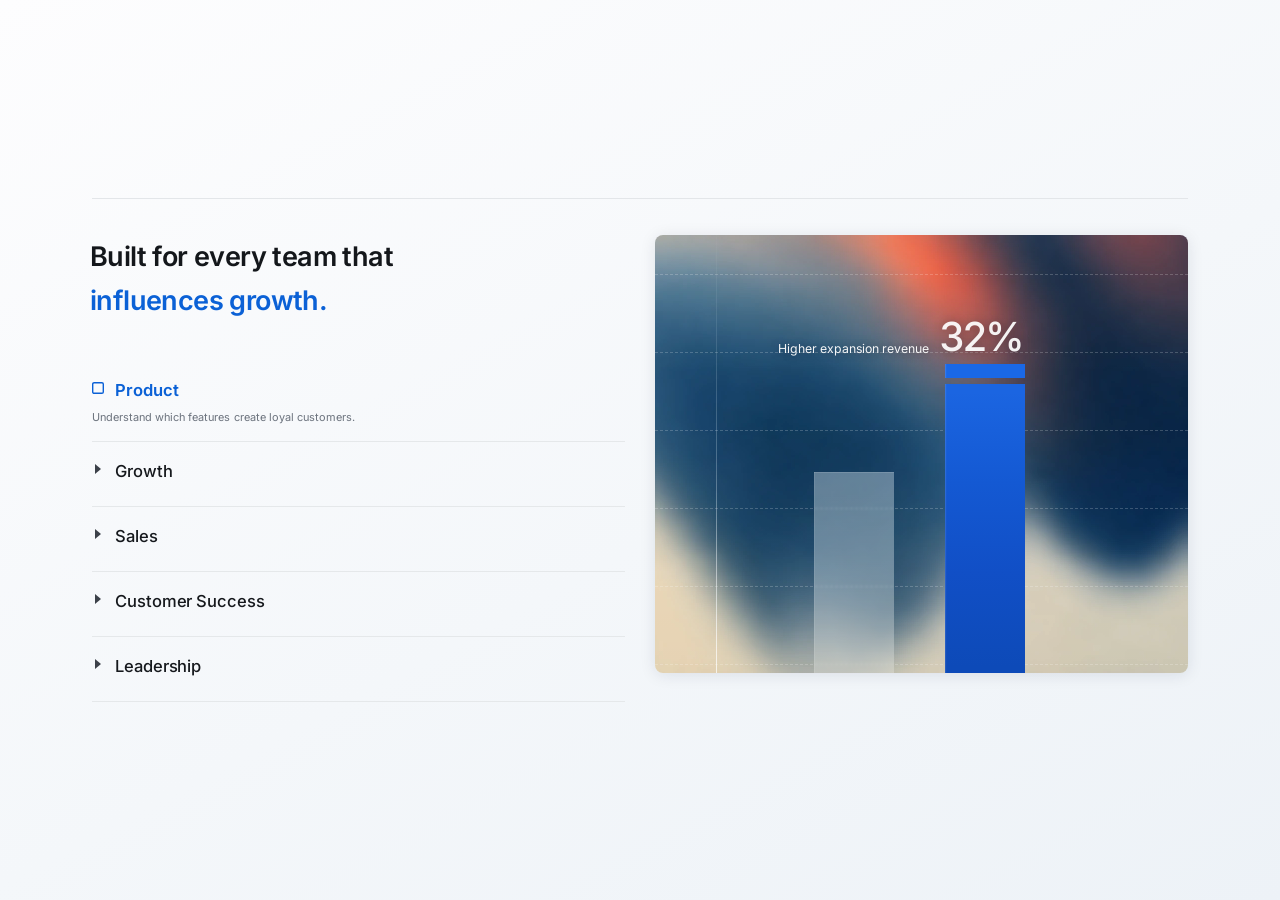
<file: index.html>
<!DOCTYPE html>
<html lang="en">
<head>
<meta charset="utf-8">
<meta name="viewport" content="width=device-width, initial-scale=1, viewport-fit=cover">
<title>Built for every team that influences growth</title>
<script>
/* Establish entrance states before first paint. If the main script cannot
   run, the fallback restores the authored static page automatically.

   The net covers one failure only: the entrance script never executing. It
   must not expire while the document is still arriving, or a slow connection
   would cancel the entrance instead of protecting it — so the entrance script
   clears this timer the moment it runs, and the window here is wide enough to
   outlast a slow first load rather than race it. */
(function () {
  if (window.matchMedia('(prefers-reduced-motion: reduce)').matches) return;
  document.documentElement.classList.add('entrance-pending');
  window.__entranceFallback = window.setTimeout(function () {
    document.documentElement.classList.remove('entrance-pending');
  }, 12000);
})();
</script>
<style>
/* ============================================================
   Embedded typeface — Inter (latin subset, variable 100–900).
   Base64-inlined so the file is fully self-contained / offline.
   ============================================================ */
@font-face{
  font-family:'Inter';
  font-style:normal;
  font-weight:100 900;
  font-display:block;
  src:url([data-uri]) format('woff2');
}

/* ============================================================
   LAYOUT  ·  measured off the prototype
   The prototype is a plain two-column grid, and the numbers are
   exact: the top rule spans 1096, each column is 533 and the
   gutter is 30 — 533 + 30 + 533 = 1096. So the card's right edge
   lines up with the rule, and the section has equal margins.
   --u stays as the unit the fitted CSS is written in; at 1px every
   measurement below is the prototype's own pixel value.
   ============================================================ */
:root{
  --u: 1px;

  --container: 1096px;      /* rule span: x 25 -> 1121            */
  --gutter: 30px;           /* column 533 | 30 | column 533       */
  --card-aspect: 533 / 438; /* card box, y 83 -> 521              */
  --pad-x: 24px;            /* breathing room at narrow widths    */

  --bg-1:#fdfdfe;
  --bg-2:#f4f7fa;
  --bg-3:#edf2f7;
  --rule:#e3e6e9;
  --divider:#e5e8ea;
  --ink:#14171b;
  --ink-row:#16191d;
  --blue:#0b61d6;
  --muted:#6f7680;
  --marker:#3c4149;

  --grid:rgba(255,255,255,.20);
}

*,*::before,*::after{box-sizing:border-box;margin:0;padding:0}
html,body{height:100%}

body{
  font-family:'Inter',-apple-system,BlinkMacSystemFont,'Segoe UI',
              'Helvetica Neue',Helvetica,Arial,sans-serif;
  background:linear-gradient(152deg,var(--bg-1) 0%,var(--bg-2) 56%,var(--bg-3) 100%);
  background-attachment:fixed;
  color:var(--ink);
  -webkit-font-smoothing:antialiased;
  -moz-osx-font-smoothing:grayscale;
  font-synthesis:none;
  min-height:100vh;
  display:flex;
  align-items:center;          /* centre the section, but let it scroll
                                  normally if the viewport is short */
}

/* ---- the section: centred, with equal margins on both sides ---- */
.stage{
  width:100%;
  max-width:calc(var(--container) + var(--pad-x) * 2);
  margin-inline:auto;
  padding:40px var(--pad-x);
}

/* named .split, not .row — .row is the accordion button class and its
   display:flex would win here on source order */
.split{
  margin-top:36px;             /* rule y45 -> content y81 */
  display:grid;
  grid-template-columns:1fr 1fr;
  gap:var(--gutter);
  align-items:start;
}

/* ---- top hairline · spans the container · 1px #e3e6e9 ------- */
.rule{
  height:1px;
  background:var(--rule);
}

/* ---- left column ------------------------------------------- */
.col{min-width:0}

/* headline · 27px / 44px · w600 · tracking -0.60 · ink 25→324 */
.headline{
  flex:0 0 auto;
  font-size:calc(27 * var(--u));
  line-height:calc(44 * var(--u));
  font-weight:610;
  letter-spacing:calc(-0.60 * var(--u));
  color:var(--ink);
  white-space:nowrap;
  margin-left:calc(-2 * var(--u));   /* side-bearing compensation */
}
.headline .accent{color:var(--blue);display:block}
.headline-mask{display:block;overflow:hidden}
.headline-line{display:block}

/* headline box bottom (167) → Product label box top (223.4) */
.spacer{flex:0 0 auto;height:calc(37.4 * var(--u))}

/* ============================================================
   ACCORDION · rules at 288 / 352.25 / 416.5 / 480.75 / 545
   ============================================================ */
.acc{display:flex;flex-direction:column}

/* Rows measured off the reference: 65px closed, 81px open, with the
   label's ink starting 23.5px below the row top in BOTH — so opening a
   row does not shift its own label. Because exactly one row is open,
   the accordion's total height is constant (4x65 + 81 = 341) and only
   the divider directly below the open row moves. */
.item{
  display:flex;
  flex-direction:column;
  justify-content:flex-start;
  padding-top:19px;                /* 19 + 4.5 ink offset = 23.5 */
  border-bottom:1px solid var(--divider);
}
.item:not(.open){height:65px}
.item.open{height:81px;padding-bottom:16px}

.row{
  display:flex;
  align-items:center;
  background:none;border:0;padding:0;width:100%;
  font:inherit;color:inherit;text-align:left;cursor:pointer;
  -webkit-tap-highlight-color:transparent;
}
.row:focus-visible{outline:calc(2*var(--u)) solid var(--blue);outline-offset:calc(3*var(--u))}

/* marker gutters: square → label at x48 · chevron → label at x50 */
/* One gutter width for both states. Previously the closed rows used a
   25px gutter with 7px of padding and the open row 23px with none, so
   the labels started at different x — the reference has them flush. */
.marker{
  flex:0 0 23px;
  height:16px;
  display:flex;
  align-items:center;
  padding-left:2.7px;                /* chevron indent, per the reference */
  margin-top:-4.6px;                 /* align glyph to the label cap-centre */
}
.item.open .marker{padding-left:0}   /* the square sits flush left */

/* both glyphs live in the DOM; CSS picks one, so opening a row is a class
   toggle rather than a DOM rebuild */
.marker svg{display:block;overflow:visible}
.marker .sq{width:calc(12 * var(--u));height:calc(12 * var(--u))}
.marker .cv{width:calc(6 * var(--u));height:calc(10 * var(--u))}
.marker rect{stroke:var(--blue);stroke-width:1.4}
.marker path{fill:var(--marker)}
.item .sq,.item.open .cv{display:none}
.item.open .sq{display:block}

/* row label · 16.5px / 21px · #16191d · ink from x 50 */
.label{
  font-size:calc(16.5 * var(--u));
  line-height:calc(21 * var(--u));
  font-weight:500;
  letter-spacing:calc(-0.08 * var(--u));
  color:var(--ink-row);
  transition:color .18s ease;
}
.item.open .label{color:var(--blue);font-weight:620}

/* description · 10.9px / 15px · #6f7680 · ink 25→288 */
.desc{
  font-size:calc(10.9 * var(--u));
  line-height:calc(15 * var(--u));
  font-weight:420;
  letter-spacing:calc(0.02 * var(--u));
  color:var(--muted);
  padding-top:calc(8.9 * var(--u));
  overflow:hidden;
}
.item:not(.open) .desc{display:none}

/* ============================================================
   RIGHT CARD · x 588→1146 (bleeds right) · y 83→521 · r 8
   ============================================================ */
.card{
  position:relative;
  aspect-ratio:var(--card-aspect);
  border-radius:8px;
  overflow:hidden;
  isolation:isolate;
  box-shadow:0 2px 16px rgba(16,32,56,.10);
}

/* ---- background: blurred-photograph mesh --------------------
   Modelled the way the original actually is: a grid of averaged
   colours put through one Gaussian blur. The grid was fitted by
   deconvolution against colours sampled from the reference, so the
   blur reproduces those samples rather than washing them out.
   preserveAspectRatio="none" lets it stretch with the card.
   ------------------------------------------------------------ */
.mesh{
  position:absolute;
  inset:0;
  width:100%;
  height:100%;
  display:block;
  object-fit:cover;            /* card aspect may drift from the asset's */
}
.mesh-film{
  position:absolute;inset:0;pointer-events:none;
  background:linear-gradient(180deg,rgba(255,255,255,.05) 0%,rgba(255,255,255,0) 32%,rgba(0,0,0,.045) 100%);
}

/* ---- chart grid -------------------------------------------- */
.chart{position:absolute;inset:0;pointer-events:none}
.grid{position:absolute;inset:0;pointer-events:none}
.grid i{position:absolute}
.grid .h{left:0;right:0;height:0;border-top:max(1px,calc(1*var(--u))) dashed var(--grid)}
.grid .v{
  top:0;bottom:0;
  width:max(1px,calc(1*var(--u)));
  background:linear-gradient(180deg,
    rgba(255,255,255,.02) 0%,
    rgba(218,238,247,.12) 22%,
    rgba(225,241,248,.28) 54%,
    rgba(255,255,255,.72) 100%);
}
.grid .h1{top:8.904%}   /* y 39  of 438 */
.grid .h2{top:26.712%}  /* y 117        */
.grid .h3{top:44.521%}  /* y 195        */
.grid .h4{top:62.329%}  /* y 273        */
.grid .h5{top:80.137%}  /* y 351        */
.grid .h6{top:97.945%}  /* y 429        */
.grid .v1{left:11.470%} /* x 64  of 558 */

/* ---- chart ---------------------------------------------------
   Card is 533 x 438. Percentages below are of that box.

   The reference drives the whole chart from ONE value: the primary
   bar's top edge. Measured across all four states, the cap segment,
   the caption and the number sit at fixed offsets above it —
   20 / 40 / 62 px — so they ride along rather than animating
   separately. --bar-top is that value; everything else is calc()ed
   off it. The prototype's first bar uses its own menu-driven top value
   so it can animate alongside the primary bar.
   ------------------------------------------------------------ */
.card{
  --bar-top: 33.99%;          /* Product, the default state        */
  --bar-one-top: 54.110%;     /* prototype height for first bar    */
  --cap-h: 3.082%;            /* cap segment height, 13.5px        */
  --label-op: 1;              /* caption cross-fade                */
}

/* offsets above the bar top, as fractions of the 438px card height */
.chart{ --d-cap: 4.566%; --d-label: 9.938%; --d-stat: 15.630%; }

.bar-ghost,.bar-blue,.bar-cap{position:absolute}

/* Translucent comparison bar. The lower-opacity milky wash keeps the
   photograph visible through the column, matching the reference's
   frosted-glass character without turning the bar into a solid block. */
.bar-ghost{
  left:29.831%;width:15.009%;top:var(--bar-one-top);bottom:0;
  background:linear-gradient(180deg,
    rgba(202,220,233,.43) 0%,
    rgba(220,232,238,.39) 54%,
    rgba(240,241,235,.31) 100%);
  -webkit-backdrop-filter:blur(1px) saturate(96%);
  backdrop-filter:blur(1px) saturate(96%);
  box-shadow:inset 0 1px 0 rgba(255,255,255,.12),
             inset 1px 0 0 rgba(255,255,255,.08);
}

/* Opaque, no outer bloom — the reference keeps these edges crisp. */
.bar-blue{
  left:54.409%;width:15.009%;
  top:var(--bar-top);bottom:0;
  background:linear-gradient(180deg,
    rgb(27,101,225) 2.768%,
    rgb(20,89,211) 33.910%,
    rgb(17,79,198) 65.052%,
    rgb(13,74,184) 97.924%);
  box-shadow:inset 1.2px 0 0 rgba(255,255,255,.10);
}

/* Nothing is drawn between cap and bar: the photograph shows through. */
.bar-cap{
  left:54.409%;width:15.009%;
  top:calc(var(--bar-top) - var(--d-cap));
  height:var(--cap-h);
  background:rgb(26,104,230);
  box-shadow:inset 1.2px 0 0 rgba(255,255,255,.12);
}

/* ---- chart typography ---------------------------------------
   Both right-aligned; their vertical position rides on --bar-top.
   ------------------------------------------------------------ */
.stat{
  position:absolute;
  right:31.20%;
  top:calc(var(--bar-top) - var(--d-stat));
  font-size:40px;
  line-height:42px;
  font-weight:500;
  letter-spacing:-3.0px;
  color:rgba(255,255,255,.93);
  text-shadow:0 1px 10px rgba(8,22,40,.34);
  white-space:nowrap;
  font-variant-numeric:tabular-nums;   /* digits must not jitter while counting */
}
.stat-label{
  position:absolute;
  right:48.50%;
  top:calc(var(--bar-top) - var(--d-label));
  font-size:12.3px;
  line-height:16px;
  font-weight:400;
  letter-spacing:0.04px;
  color:rgba(255,255,255,.95);
  text-shadow:0 1px 8px rgba(8,22,40,.40);
  white-space:nowrap;
  opacity:var(--label-op);
}

.sr-only{
  position:absolute;width:1px;height:1px;overflow:hidden;
  clip:rect(0 0 0 0);clip-path:inset(50%);white-space:nowrap;
}

/* ============================================================
   ONE-TIME ENTRANCE
   Temporary first-paint states only. The master timeline removes the
   class and cancels every animation on completion, returning each element
   to its untouched authored style. The card photograph (.mesh) is absent
   by design: background imagery never moves, fades, scales or clips.
   ============================================================ */
html.entrance-pending .rule{
  transform:scaleX(0);
  transform-origin:left center;
}
html.entrance-pending .headline-line{
  opacity:.01;
  transform:translate3d(0,110%,0);
}
html.entrance-pending .acc{
  opacity:.01;
  clip-path:inset(0 0 100% 0);
}
html.entrance-pending .grid{
  opacity:0;
  clip-path:inset(0 100% 0 0);
}
html.entrance-pending .bar-ghost,
html.entrance-pending .bar-blue{
  transform:scaleY(0);
  transform-origin:center bottom;
}
html.entrance-pending .bar-cap,
html.entrance-pending .stat-label,
html.entrance-pending .stat{
  opacity:0;
  transform:translate3d(0,8px,0);
}
html.entrance-pending .rule,
html.entrance-pending .headline-line,
html.entrance-pending .acc,
html.entrance-pending .grid,
html.entrance-pending .bar-ghost,
html.entrance-pending .bar-blue,
html.entrance-pending .bar-cap,
html.entrance-pending .stat-label,
html.entrance-pending .stat{
  will-change:transform,opacity,clip-path;
}

/* ============================================================
   RESPONSIVE
   Desktop and laptop all land in the same place: the container
   caps at 1096 and centres, so the section keeps equal margins
   and the prototype's proportions at every width above it.
   Below that the columns narrow together, then stack.
   ============================================================ */

/* laptops under the container width: nothing special is needed —
   the grid narrows both columns equally and the card follows its
   aspect ratio, so the hierarchy is preserved. Just ease the type
   down a little so the headline keeps its two-line shape. */
@media (max-width: 1000px){
  .headline{font-size:calc(25 * var(--u));line-height:calc(40 * var(--u))}
  .spacer{height:calc(46 * var(--u))}
  .label{font-size:calc(15.5 * var(--u));line-height:calc(20 * var(--u))}
  .item:not(.open){height:58px}
}

/* stack: two 533-wide columns stop working well below roughly 900 */
@media (max-width: 860px){
  body{align-items:flex-start}
  .stage{padding:56px var(--pad-x)}
  .split{grid-template-columns:1fr;gap:40px}

  .headline{
    font-size:calc(30 * var(--u));
    line-height:calc(41 * var(--u));
    letter-spacing:calc(-0.5 * var(--u));
    white-space:normal;
  }
  .headline .accent{display:inline}
  .headline-mask,.headline .headline-line{display:inline-block}
  .headline-mask{vertical-align:top}
  .spacer{height:calc(34 * var(--u))}
  .item:not(.open){height:62px}
  .card{aspect-ratio:16 / 11}
}

@media (max-width: 520px){
  :root{--pad-x:20px}

  /* Preserve the exact accordion design on mobile; its scale and
     spacing adapt to the available height while remaining one-screen. */
  body{min-height:100svh}
  .stage{
    padding-top:clamp(18px,4svh,32px);
    padding-right:var(--pad-x);
    padding-bottom:clamp(14px,2.4svh,20px);
    padding-left:var(--pad-x);
  }
  .split{
    margin-top:clamp(14px,2.9svh,24px);
    gap:clamp(14px,3.3svh,28px);
  }

  .headline{
    font-size:clamp(calc(22 * var(--u)),2.8svh,calc(24 * var(--u)));
    line-height:clamp(calc(28 * var(--u)),3.7svh,calc(31 * var(--u)));
    letter-spacing:calc(-0.35 * var(--u));
  }
  .headline .accent{display:block}
  .headline-mask:last-child{display:block}
  .spacer{height:clamp(12px,2.4svh,20px)}

  .item{
    padding-top:clamp(9px,1.7svh,14px);
  }
  .item:not(.open){height:clamp(40px,6.5svh,54px)}
  .item.open{
    height:clamp(54px,8.7svh,72px);
    padding-bottom:clamp(8px,1.2svh,10px);
  }
  .marker{
    flex-basis:20px;
    height:14px;
    padding-left:2px;
    margin-top:-3px;
  }
  .item.open .marker{padding-left:0}
  .marker .sq{
    width:clamp(calc(10 * var(--u)),1.4svh,calc(11 * var(--u)));
    height:clamp(calc(10 * var(--u)),1.4svh,calc(11 * var(--u)));
  }
  .marker .cv{
    width:clamp(calc(5 * var(--u)),.75svh,calc(6 * var(--u)));
    height:clamp(calc(8 * var(--u)),1.15svh,calc(9 * var(--u)));
  }
  .label{
    font-size:clamp(calc(14 * var(--u)),2svh,calc(16 * var(--u)));
    line-height:clamp(calc(18 * var(--u)),2.4svh,calc(20 * var(--u)));
  }
  .desc{
    padding-top:clamp(3px,.55svh,4px);
    font-size:clamp(calc(9.5 * var(--u)),1.3svh,calc(10.5 * var(--u)));
    line-height:12px;
    white-space:nowrap;
  }

  .card{aspect-ratio:4 / 3}
  /* narrow card: stack the caption over the figure, both flush with
     the primary bar's right edge */
  .stat{right:33.692%;top:13%;font-size:calc(30 * var(--u));line-height:calc(32 * var(--u))}
  .stat-label{right:33.692%;top:5%;font-size:calc(11 * var(--u));line-height:calc(14 * var(--u))}
}

/* Very short phones keep the compact rhythm proven to fit at 320×568. */
@media (max-width: 520px) and (max-height: 620px){
  .stage{padding-top:18px;padding-bottom:14px}
  .split{margin-top:14px;gap:14px}
  .spacer{height:12px}
}

@media (prefers-reduced-motion: reduce){
  *{transition:none !important;animation:none !important}
  html.entrance-pending .rule,
  html.entrance-pending .headline-line,
  html.entrance-pending .acc,
  html.entrance-pending .grid,
  html.entrance-pending .bar-ghost,
  html.entrance-pending .bar-blue,
  html.entrance-pending .bar-cap,
  html.entrance-pending .stat-label,
  html.entrance-pending .stat{
    opacity:1;
    transform:none;
    clip-path:none;
  }
}
</style>
</head>
<body>

<main class="stage">

  <div class="rule" role="presentation"></div>

  <div class="split">

    <section class="col">
    <h1 class="headline"><span class="headline-mask"><span class="headline-line">Built for every team that</span></span>
      <span class="headline-mask"><span class="headline-line accent">influences&nbsp;growth.</span></span>
    </h1>

    <div class="spacer" aria-hidden="true"></div>

    <div class="acc">

      <div class="item open" data-bar-top="33.99%" data-bar-one-top="54.11%" data-value="32"
           data-caption="Higher expansion revenue">
        <button class="row" type="button" aria-expanded="true">
          <span class="marker" aria-hidden="true">
            <svg class="sq" viewBox="0 0 12 12" fill="none">
              <rect x=".7" y=".7" width="10.6" height="10.6" rx="1.4"/>
            </svg>
            <svg class="cv" viewBox="0 0 6 10" fill="none">
              <path d="M0 0 L6 5 L0 10 Z"/>
            </svg>
          </span>
          <span class="label">Product</span>
        </button>
        <p class="desc">Understand which features create loyal customers.</p>
      </div>

      <div class="item" data-bar-top="39.76%" data-bar-one-top="47.50%" data-value="41"
           data-caption="Faster time to first value">
        <button class="row" type="button" aria-expanded="false">
          <span class="marker" aria-hidden="true">
            <svg class="sq" viewBox="0 0 12 12" fill="none">
              <rect x=".7" y=".7" width="10.6" height="10.6" rx="1.4"/>
            </svg>
            <svg class="cv" viewBox="0 0 6 10" fill="none">
              <path d="M0 0 L6 5 L0 10 Z"/>
            </svg>
          </span>
          <span class="label">Growth</span>
        </button>
        <p class="desc">See which activation loops actually move revenue.</p>
      </div>

      <div class="item" data-bar-top="44.01%" data-bar-one-top="59.50%" data-value="27"
           data-caption="Larger average deal size">
        <button class="row" type="button" aria-expanded="false">
          <span class="marker" aria-hidden="true">
            <svg class="sq" viewBox="0 0 12 12" fill="none">
              <rect x=".7" y=".7" width="10.6" height="10.6" rx="1.4"/>
            </svg>
            <svg class="cv" viewBox="0 0 6 10" fill="none">
              <path d="M0 0 L6 5 L0 10 Z"/>
            </svg>
          </span>
          <span class="label">Sales</span>
        </button>
        <p class="desc">Walk into every call knowing what to pitch next.</p>
      </div>

      <div class="item" data-bar-top="50.38%" data-bar-one-top="58.00%" data-value="19"
           data-caption="Lower gross churn">
        <button class="row" type="button" aria-expanded="false">
          <span class="marker" aria-hidden="true">
            <svg class="sq" viewBox="0 0 12 12" fill="none">
              <rect x=".7" y=".7" width="10.6" height="10.6" rx="1.4"/>
            </svg>
            <svg class="cv" viewBox="0 0 6 10" fill="none">
              <path d="M0 0 L6 5 L0 10 Z"/>
            </svg>
          </span>
          <span class="label">Customer Success</span>
        </button>
        <p class="desc">Catch churn risk weeks before the renewal call.</p>
      </div>

      <div class="item" data-bar-top="46.60%" data-bar-one-top="51.00%" data-value="24"
           data-caption="Shorter planning cycles">
        <button class="row" type="button" aria-expanded="false">
          <span class="marker" aria-hidden="true">
            <svg class="sq" viewBox="0 0 12 12" fill="none">
              <rect x=".7" y=".7" width="10.6" height="10.6" rx="1.4"/>
            </svg>
            <svg class="cv" viewBox="0 0 6 10" fill="none">
              <path d="M0 0 L6 5 L0 10 Z"/>
            </svg>
          </span>
          <span class="label">Leadership</span>
        </button>
        <p class="desc">One number the whole company can steer by.</p>
      </div>

    </div>
  </section>

    <figure class="card">
    <img class="mesh" alt="" aria-hidden="true" decoding="sync"
         src="[data-uri]">
    <div class="mesh-film" aria-hidden="true"></div>

    <div class="grid" aria-hidden="true">
      <i class="h h1"></i><i class="h h2"></i><i class="h h3"></i>
      <i class="h h4"></i><i class="h h5"></i><i class="h h6"></i>
      <i class="v v1"></i>
    </div>

    <div class="chart" aria-hidden="true">
      <div class="bar-ghost"></div>
      <div class="bar-cap"></div>
      <div class="bar-blue"></div>
      <div class="stat-label">Higher expansion revenue</div>
      <div class="stat">32%</div>
    </div>

    <figcaption class="sr-only">
      Expansion revenue is 32% higher for teams using the product.
    </figcaption>
    </figure>

  </div>

</main>

<script>
/* ---------------------------------------------------------------
   Accordion + chart animation.

   Timings and easings below were measured frame by frame off the
   reference recording at 60fps, not chosen by feel:

     bar top    370ms  easeOutCubic  (rms 0.039 over three transitions;
                                      easeOutCubic beat every other named
                                      easing by more than 2x)
     number     800ms  easeOutQuad   (every one of nine digit steps lands
                                      within a frame of the measurement)
     caption    fades out over 160ms, swaps, fades back in 230-430ms
     cap        shrinks to nothing by 190ms, regrows 390-640ms

   The primary chart is driven by --bar-top. In the reference
   the cap, the caption and the number keep fixed offsets above the
   bar's top edge in all four states, so they are positioned off that
   one variable in CSS and ride along for free. The prototype's first
   bar follows the same timing with its independent --bar-one-top value.
   --------------------------------------------------------------- */
(function () {
  var items = Array.prototype.slice.call(document.querySelectorAll('.item'));
  var card  = document.querySelector('.card');
  var statEl = document.querySelector('.stat');
  var labelEl = document.querySelector('.stat-label');
  if (!items.length || !card) return;

  var BAR_MS = 370, NUM_MS = 800;
  var OUT_MS = 160, IN_AT = 230, IN_MS = 200;
  var CAP_OUT = 190, CAP_AT = 390, CAP_IN = 250;
  var CAP_H = 3.082;                       // settled cap height, % of card

  var outCubic = function (t) { return 1 - Math.pow(1 - t, 3); };
  var outQuad  = function (t) { return 1 - Math.pow(1 - t, 2); };
  var clamp01  = function (v) { return v < 0 ? 0 : v > 1 ? 1 : v; };
  var lerp     = function (a, b, t) { return a + (b - a) * t; };

  var read = function (el) {
    return {
      top: parseFloat(el.getAttribute('data-bar-top')),
      barOneTop: parseFloat(el.getAttribute('data-bar-one-top')),
      value: parseInt(el.getAttribute('data-value'), 10),
      caption: el.getAttribute('data-caption')
    };
  };

  var still = window.matchMedia('(prefers-reduced-motion: reduce)');
  var from = read(items[0]), to = from, raf = 0, swapped = true;

  var paint = function (top, barOneTop, value, capH, labelOp) {
    card.style.setProperty('--bar-top', top.toFixed(3) + '%');
    card.style.setProperty('--bar-one-top', barOneTop.toFixed(3) + '%');
    card.style.setProperty('--cap-h', capH.toFixed(3) + '%');
    card.style.setProperty('--label-op', labelOp.toFixed(3));
    statEl.textContent = Math.round(value) + '%';
  };

  var settle = function (st) {
    labelEl.textContent = st.caption;
    paint(st.top, st.barOneTop, st.value, CAP_H, 1);
  };

  var run = function (t0) {
    var step = function (now) {
      var e = now - t0;

      var top = lerp(from.top, to.top, outCubic(clamp01(e / BAR_MS)));
      var barOneTop = lerp(from.barOneTop, to.barOneTop, outCubic(clamp01(e / BAR_MS)));
      var val = lerp(from.value, to.value, outQuad(clamp01(e / NUM_MS)));

      var op;
      if (e < OUT_MS)      op = 1 - outQuad(e / OUT_MS);
      else if (e < IN_AT)  op = 0;
      else                 op = outQuad(clamp01((e - IN_AT) / IN_MS));

      // swap the text while it is invisible
      if (!swapped && e >= OUT_MS) { labelEl.textContent = to.caption; swapped = true; }

      var capH;
      if (e < CAP_OUT)      capH = CAP_H * (1 - outQuad(e / CAP_OUT));
      else if (e < CAP_AT)  capH = 0;
      else                  capH = CAP_H * outCubic(clamp01((e - CAP_AT) / CAP_IN));

      paint(top, barOneTop, val, capH, op);

      if (e < Math.max(BAR_MS, NUM_MS, CAP_AT + CAP_IN, IN_AT + IN_MS)) {
        raf = requestAnimationFrame(step);
      } else {
        raf = 0; from = to; settle(to);
      }
    };
    raf = requestAnimationFrame(step);
  };

  var open = function (item) {
    items.forEach(function (other) {
      var is = other === item;
      other.classList.toggle('open', is);
      other.querySelector('.row').setAttribute('aria-expanded', String(is));
    });
    var next = read(item);
    if (next.top === to.top && next.barOneTop === to.barOneTop && next.value === to.value) return;
    if (raf) { cancelAnimationFrame(raf); raf = 0; }
    // resume from wherever the chart currently is, so rapid clicks stay smooth
    from = {
      top: parseFloat(card.style.getPropertyValue('--bar-top')) || from.top,
      barOneTop: parseFloat(card.style.getPropertyValue('--bar-one-top')) || from.barOneTop,
      value: parseInt(statEl.textContent, 10),
      caption: labelEl.textContent
    };
    to = next;
    if (still.matches) { settle(to); from = to; return; }
    swapped = false;
    run(performance.now());
  };

  items.forEach(function (item) {
    item.querySelector('.row').addEventListener('click', function () {
      if (!item.classList.contains('open')) open(item);
    });
  });

  settle(from);
})();

/* ---------------------------------------------------------------
   One coordinated page entrance. Web Animations API keeps this static
   site dependency-free and finite. When the last animation resolves, all
   temporary effects are canceled; no entrance listener, interval, RAF loop
   or idle motion remains.
   --------------------------------------------------------------- */
(function () {
  var root = document.documentElement;
  var active = [];
  var started = false, done = false;

  /* Reaching this line is proof the entrance script runs, which is the only
     thing the head-parse net guards against. Cancel it first, before any
     early return: left armed it would fire mid-entrance on a slow load and
     strip the first-paint states out from under the animations. */
  if (window.__entranceFallback) {
    window.clearTimeout(window.__entranceFallback);
    window.__entranceFallback = 0;
  }

  var finish = function () {
    if (done) return;
    done = true;
    root.classList.remove('entrance-pending');
    active.forEach(function (animation) { animation.cancel(); });
    active = [];
  };

  if (!root.classList.contains('entrance-pending')) return;
  if (!Element.prototype.animate || window.matchMedia('(prefers-reduced-motion: reduce)').matches) {
    finish();
    return;
  }

  var mobile = window.matchMedia('(max-width: 520px)').matches;
  var time = function (ms) { return Math.round(ms * (mobile ? .9 : 1)); };
  var rise = mobile ? 8 : 12;
  var easeReveal = 'cubic-bezier(.16,1,.3,1)';
  var easeStructure = 'cubic-bezier(.22,1,.36,1)';
  var easeSupport = 'cubic-bezier(.2,.8,.2,1)';

  var play = function (element, frames, duration, delay, easing) {
    if (!element) return;
    active.push(element.animate(frames, {
      duration:time(duration),
      delay:time(delay),
      easing:easing,
      fill:'both'
    }));
  };

  var start = function () {
    if (started || done) return;
    started = true;

    var lines = document.querySelectorAll('.headline-line');

    play(document.querySelector('.rule'),
         [{transform:'scaleX(0)'},{transform:'scaleX(1)'}],
         650,60,easeStructure);

    play(lines[0],
         [{opacity:.01,transform:'translate3d(0,' + rise + 'px,0)'},
          {opacity:1,transform:'translate3d(0,0,0)'}],
         720,180,easeReveal);
    play(lines[1],
         [{opacity:.01,transform:'translate3d(0,' + rise + 'px,0)'},
          {opacity:1,transform:'translate3d(0,0,0)'}],
         760,300,easeReveal);

    play(document.querySelector('.grid'),
         [{opacity:0,clipPath:'inset(0 100% 0 0)'},
          {opacity:1,clipPath:'inset(0 0 0 0)'}],
         720,430,easeStructure);
    play(document.querySelector('.acc'),
         [{opacity:.01,clipPath:'inset(0 0 100% 0)'},
          {opacity:1,clipPath:'inset(0 0 0 0)'}],
         740,650,easeStructure);

    play(document.querySelector('.bar-ghost'),
         [{transform:'scaleY(0)'},{transform:'scaleY(1)'}],
         860,720,easeReveal);
    play(document.querySelector('.bar-blue'),
         [{transform:'scaleY(0)'},{transform:'scaleY(1)'}],
         900,790,easeReveal);
    play(document.querySelector('.bar-cap'),
         [{opacity:0,transform:'translate3d(0,6px,0)'},
          {opacity:1,transform:'translate3d(0,0,0)'}],
         460,1050,easeSupport);
    play(document.querySelector('.stat-label'),
         [{opacity:0,transform:'translate3d(0,6px,0)'},
          {opacity:1,transform:'translate3d(0,0,0)'}],
         480,1060,easeSupport);
    play(document.querySelector('.stat'),
         [{opacity:0,transform:'translate3d(0,8px,0)'},
          {opacity:1,transform:'translate3d(0,0,0)'}],
         620,1140,easeReveal);

    Promise.all(active.map(function (animation) {
      return animation.finished.catch(function () {});
    })).then(finish);

    /* The timeline ends well inside this. It exists so a tab that never
       composites cannot strand the page in its first-paint states. */
    window.setTimeout(finish, 2600);
  };

  /* Two frames ensure the first-paint states are committed before motion.
     A hidden or backgrounded tab is never served rAF at all, so a timer
     races it; start() is idempotent, so whichever arrives first wins. */
  requestAnimationFrame(function () { requestAnimationFrame(start); });
  window.setTimeout(start, 250);
})();
</script>

</body>
</html>
</file>
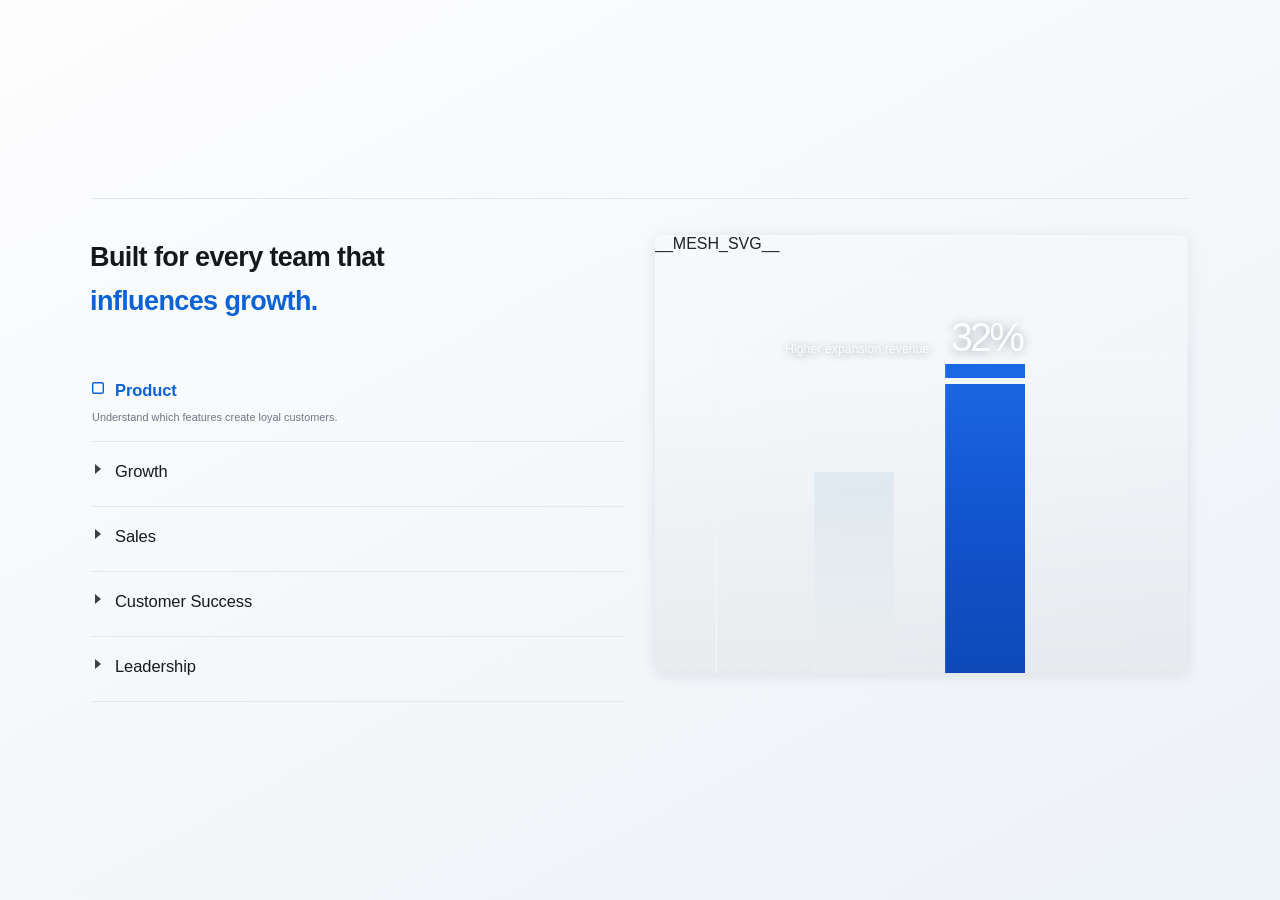
<file: tools/page.template.html>
<!DOCTYPE html>
<html lang="en">
<head>
<meta charset="utf-8">
<meta name="viewport" content="width=device-width, initial-scale=1, viewport-fit=cover">
<title>Built for every team that influences growth</title>
<script>
/* Establish entrance states before first paint. If the main script cannot
   run, the fallback restores the authored static page automatically.

   The net covers one failure only: the entrance script never executing. It
   must not expire while the document is still arriving, or a slow connection
   would cancel the entrance instead of protecting it — so the entrance script
   clears this timer the moment it runs, and the window here is wide enough to
   outlast a slow first load rather than race it. */
(function () {
  if (window.matchMedia('(prefers-reduced-motion: reduce)').matches) return;
  document.documentElement.classList.add('entrance-pending');
  window.__entranceFallback = window.setTimeout(function () {
    document.documentElement.classList.remove('entrance-pending');
  }, 12000);
})();
</script>
<style>
/* ============================================================
   Embedded typeface — Inter (latin subset, variable 100–900).
   Base64-inlined so the file is fully self-contained / offline.
   ============================================================ */
@font-face{
  font-family:'Inter';
  font-style:normal;
  font-weight:100 900;
  font-display:block;
  src:url([data-uri]) format('woff2');
}

/* ============================================================
   LAYOUT  ·  measured off the prototype
   The prototype is a plain two-column grid, and the numbers are
   exact: the top rule spans 1096, each column is 533 and the
   gutter is 30 — 533 + 30 + 533 = 1096. So the card's right edge
   lines up with the rule, and the section has equal margins.
   --u stays as the unit the fitted CSS is written in; at 1px every
   measurement below is the prototype's own pixel value.
   ============================================================ */
:root{
  --u: 1px;

  --container: 1096px;      /* rule span: x 25 -> 1121            */
  --gutter: 30px;           /* column 533 | 30 | column 533       */
  --card-aspect: 533 / 438; /* card box, y 83 -> 521              */
  --pad-x: 24px;            /* breathing room at narrow widths    */

  --bg-1:#fdfdfe;
  --bg-2:#f4f7fa;
  --bg-3:#edf2f7;
  --rule:#e3e6e9;
  --divider:#e5e8ea;
  --ink:#14171b;
  --ink-row:#16191d;
  --blue:#0b61d6;
  --muted:#6f7680;
  --marker:#3c4149;

  --grid:rgba(255,255,255,.20);
}

*,*::before,*::after{box-sizing:border-box;margin:0;padding:0}
html,body{height:100%}

body{
  font-family:'Inter',-apple-system,BlinkMacSystemFont,'Segoe UI',
              'Helvetica Neue',Helvetica,Arial,sans-serif;
  background:linear-gradient(152deg,var(--bg-1) 0%,var(--bg-2) 56%,var(--bg-3) 100%);
  background-attachment:fixed;
  color:var(--ink);
  -webkit-font-smoothing:antialiased;
  -moz-osx-font-smoothing:grayscale;
  font-synthesis:none;
  min-height:100vh;
  display:flex;
  align-items:center;          /* centre the section, but let it scroll
                                  normally if the viewport is short */
}

/* ---- the section: centred, with equal margins on both sides ---- */
.stage{
  width:100%;
  max-width:calc(var(--container) + var(--pad-x) * 2);
  margin-inline:auto;
  padding:40px var(--pad-x);
}

/* named .split, not .row — .row is the accordion button class and its
   display:flex would win here on source order */
.split{
  margin-top:36px;             /* rule y45 -> content y81 */
  display:grid;
  grid-template-columns:1fr 1fr;
  gap:var(--gutter);
  align-items:start;
}

/* ---- top hairline · spans the container · 1px #e3e6e9 ------- */
.rule{
  height:1px;
  background:var(--rule);
}

/* ---- left column ------------------------------------------- */
.col{min-width:0}

/* headline · 27px / 44px · w600 · tracking -0.60 · ink 25→324 */
.headline{
  flex:0 0 auto;
  font-size:calc(27 * var(--u));
  line-height:calc(44 * var(--u));
  font-weight:610;
  letter-spacing:calc(-0.60 * var(--u));
  color:var(--ink);
  white-space:nowrap;
  margin-left:calc(-2 * var(--u));   /* side-bearing compensation */
}
.headline .accent{color:var(--blue);display:block}
.headline-mask{display:block;overflow:hidden}
.headline-line{display:block}

/* headline box bottom (167) → Product label box top (223.4) */
.spacer{flex:0 0 auto;height:calc(37.4 * var(--u))}

/* ============================================================
   ACCORDION · rules at 288 / 352.25 / 416.5 / 480.75 / 545
   ============================================================ */
.acc{display:flex;flex-direction:column}

/* Rows measured off the reference: 65px closed, 81px open, with the
   label's ink starting 23.5px below the row top in BOTH — so opening a
   row does not shift its own label. Because exactly one row is open,
   the accordion's total height is constant (4x65 + 81 = 341) and only
   the divider directly below the open row moves. */
.item{
  display:flex;
  flex-direction:column;
  justify-content:flex-start;
  padding-top:19px;                /* 19 + 4.5 ink offset = 23.5 */
  border-bottom:1px solid var(--divider);
}
.item:not(.open){height:65px}
.item.open{height:81px;padding-bottom:16px}

.row{
  display:flex;
  align-items:center;
  background:none;border:0;padding:0;width:100%;
  font:inherit;color:inherit;text-align:left;cursor:pointer;
  -webkit-tap-highlight-color:transparent;
}
.row:focus-visible{outline:calc(2*var(--u)) solid var(--blue);outline-offset:calc(3*var(--u))}

/* marker gutters: square → label at x48 · chevron → label at x50 */
/* One gutter width for both states. Previously the closed rows used a
   25px gutter with 7px of padding and the open row 23px with none, so
   the labels started at different x — the reference has them flush. */
.marker{
  flex:0 0 23px;
  height:16px;
  display:flex;
  align-items:center;
  padding-left:2.7px;                /* chevron indent, per the reference */
  margin-top:-4.6px;                 /* align glyph to the label cap-centre */
}
.item.open .marker{padding-left:0}   /* the square sits flush left */

/* both glyphs live in the DOM; CSS picks one, so opening a row is a class
   toggle rather than a DOM rebuild */
.marker svg{display:block;overflow:visible}
.marker .sq{width:calc(12 * var(--u));height:calc(12 * var(--u))}
.marker .cv{width:calc(6 * var(--u));height:calc(10 * var(--u))}
.marker rect{stroke:var(--blue);stroke-width:1.4}
.marker path{fill:var(--marker)}
.item .sq,.item.open .cv{display:none}
.item.open .sq{display:block}

/* row label · 16.5px / 21px · #16191d · ink from x 50 */
.label{
  font-size:calc(16.5 * var(--u));
  line-height:calc(21 * var(--u));
  font-weight:500;
  letter-spacing:calc(-0.08 * var(--u));
  color:var(--ink-row);
  transition:color .18s ease;
}
.item.open .label{color:var(--blue);font-weight:620}

/* description · 10.9px / 15px · #6f7680 · ink 25→288 */
.desc{
  font-size:calc(10.9 * var(--u));
  line-height:calc(15 * var(--u));
  font-weight:420;
  letter-spacing:calc(0.02 * var(--u));
  color:var(--muted);
  padding-top:calc(8.9 * var(--u));
  overflow:hidden;
}
.item:not(.open) .desc{display:none}

/* ============================================================
   RIGHT CARD · x 588→1146 (bleeds right) · y 83→521 · r 8
   ============================================================ */
.card{
  position:relative;
  aspect-ratio:var(--card-aspect);
  border-radius:8px;
  overflow:hidden;
  isolation:isolate;
  box-shadow:0 2px 16px rgba(16,32,56,.10);
}

/* ---- background: blurred-photograph mesh --------------------
   Modelled the way the original actually is: a grid of averaged
   colours put through one Gaussian blur. The grid was fitted by
   deconvolution against colours sampled from the reference, so the
   blur reproduces those samples rather than washing them out.
   preserveAspectRatio="none" lets it stretch with the card.
   ------------------------------------------------------------ */
.mesh{
  position:absolute;
  inset:0;
  width:100%;
  height:100%;
  display:block;
  object-fit:cover;            /* card aspect may drift from the asset's */
}
.mesh-film{
  position:absolute;inset:0;pointer-events:none;
  background:linear-gradient(180deg,rgba(255,255,255,.05) 0%,rgba(255,255,255,0) 32%,rgba(0,0,0,.045) 100%);
}

/* ---- chart grid -------------------------------------------- */
.chart{position:absolute;inset:0;pointer-events:none}
.grid{position:absolute;inset:0;pointer-events:none}
.grid i{position:absolute}
.grid .h{left:0;right:0;height:0;border-top:max(1px,calc(1*var(--u))) dashed var(--grid)}
.grid .v{
  top:0;bottom:0;
  width:max(1px,calc(1*var(--u)));
  background:linear-gradient(180deg,
    rgba(255,255,255,.02) 0%,
    rgba(218,238,247,.12) 22%,
    rgba(225,241,248,.28) 54%,
    rgba(255,255,255,.72) 100%);
}
.grid .h1{top:8.904%}   /* y 39  of 438 */
.grid .h2{top:26.712%}  /* y 117        */
.grid .h3{top:44.521%}  /* y 195        */
.grid .h4{top:62.329%}  /* y 273        */
.grid .h5{top:80.137%}  /* y 351        */
.grid .h6{top:97.945%}  /* y 429        */
.grid .v1{left:11.470%} /* x 64  of 558 */

/* ---- chart ---------------------------------------------------
   Card is 533 x 438. Percentages below are of that box.

   The reference drives the whole chart from ONE value: the primary
   bar's top edge. Measured across all four states, the cap segment,
   the caption and the number sit at fixed offsets above it —
   20 / 40 / 62 px — so they ride along rather than animating
   separately. --bar-top is that value; everything else is calc()ed
   off it. The prototype's first bar uses its own menu-driven top value
   so it can animate alongside the primary bar.
   ------------------------------------------------------------ */
.card{
  --bar-top: 33.99%;          /* Product, the default state        */
  --bar-one-top: 54.110%;     /* prototype height for first bar    */
  --cap-h: 3.082%;            /* cap segment height, 13.5px        */
  --label-op: 1;              /* caption cross-fade                */
}

/* offsets above the bar top, as fractions of the 438px card height */
.chart{ --d-cap: 4.566%; --d-label: 9.938%; --d-stat: 15.630%; }

.bar-ghost,.bar-blue,.bar-cap{position:absolute}

/* Translucent comparison bar. The lower-opacity milky wash keeps the
   photograph visible through the column, matching the reference's
   frosted-glass character without turning the bar into a solid block. */
.bar-ghost{
  left:29.831%;width:15.009%;top:var(--bar-one-top);bottom:0;
  background:linear-gradient(180deg,
    rgba(202,220,233,.43) 0%,
    rgba(220,232,238,.39) 54%,
    rgba(240,241,235,.31) 100%);
  -webkit-backdrop-filter:blur(1px) saturate(96%);
  backdrop-filter:blur(1px) saturate(96%);
  box-shadow:inset 0 1px 0 rgba(255,255,255,.12),
             inset 1px 0 0 rgba(255,255,255,.08);
}

/* Opaque, no outer bloom — the reference keeps these edges crisp. */
.bar-blue{
  left:54.409%;width:15.009%;
  top:var(--bar-top);bottom:0;
  background:linear-gradient(180deg,
    rgb(27,101,225) 2.768%,
    rgb(20,89,211) 33.910%,
    rgb(17,79,198) 65.052%,
    rgb(13,74,184) 97.924%);
  box-shadow:inset 1.2px 0 0 rgba(255,255,255,.10);
}

/* Nothing is drawn between cap and bar: the photograph shows through. */
.bar-cap{
  left:54.409%;width:15.009%;
  top:calc(var(--bar-top) - var(--d-cap));
  height:var(--cap-h);
  background:rgb(26,104,230);
  box-shadow:inset 1.2px 0 0 rgba(255,255,255,.12);
}

/* ---- chart typography ---------------------------------------
   Both right-aligned; their vertical position rides on --bar-top.
   ------------------------------------------------------------ */
.stat{
  position:absolute;
  right:31.20%;
  top:calc(var(--bar-top) - var(--d-stat));
  font-size:40px;
  line-height:42px;
  font-weight:500;
  letter-spacing:-3.0px;
  color:rgba(255,255,255,.93);
  text-shadow:0 1px 10px rgba(8,22,40,.34);
  white-space:nowrap;
  font-variant-numeric:tabular-nums;   /* digits must not jitter while counting */
}
.stat-label{
  position:absolute;
  right:48.50%;
  top:calc(var(--bar-top) - var(--d-label));
  font-size:12.3px;
  line-height:16px;
  font-weight:400;
  letter-spacing:0.04px;
  color:rgba(255,255,255,.95);
  text-shadow:0 1px 8px rgba(8,22,40,.40);
  white-space:nowrap;
  opacity:var(--label-op);
}

.sr-only{
  position:absolute;width:1px;height:1px;overflow:hidden;
  clip:rect(0 0 0 0);clip-path:inset(50%);white-space:nowrap;
}

/* ============================================================
   ONE-TIME ENTRANCE
   Temporary first-paint states only. The master timeline removes the
   class and cancels every animation on completion, returning each element
   to its untouched authored style. The card photograph (.mesh) is absent
   by design: background imagery never moves, fades, scales or clips.
   ============================================================ */
html.entrance-pending .rule{
  transform:scaleX(0);
  transform-origin:left center;
}
html.entrance-pending .headline-line{
  opacity:.01;
  transform:translate3d(0,110%,0);
}
html.entrance-pending .acc{
  opacity:.01;
  clip-path:inset(0 0 100% 0);
}
html.entrance-pending .grid{
  opacity:0;
  clip-path:inset(0 100% 0 0);
}
html.entrance-pending .bar-ghost,
html.entrance-pending .bar-blue{
  transform:scaleY(0);
  transform-origin:center bottom;
}
html.entrance-pending .bar-cap,
html.entrance-pending .stat-label,
html.entrance-pending .stat{
  opacity:0;
  transform:translate3d(0,8px,0);
}
html.entrance-pending .rule,
html.entrance-pending .headline-line,
html.entrance-pending .acc,
html.entrance-pending .grid,
html.entrance-pending .bar-ghost,
html.entrance-pending .bar-blue,
html.entrance-pending .bar-cap,
html.entrance-pending .stat-label,
html.entrance-pending .stat{
  will-change:transform,opacity,clip-path;
}

/* ============================================================
   RESPONSIVE
   Desktop and laptop all land in the same place: the container
   caps at 1096 and centres, so the section keeps equal margins
   and the prototype's proportions at every width above it.
   Below that the columns narrow together, then stack.
   ============================================================ */

/* laptops under the container width: nothing special is needed —
   the grid narrows both columns equally and the card follows its
   aspect ratio, so the hierarchy is preserved. Just ease the type
   down a little so the headline keeps its two-line shape. */
@media (max-width: 1000px){
  .headline{font-size:calc(25 * var(--u));line-height:calc(40 * var(--u))}
  .spacer{height:calc(46 * var(--u))}
  .label{font-size:calc(15.5 * var(--u));line-height:calc(20 * var(--u))}
  .item:not(.open){height:58px}
}

/* stack: two 533-wide columns stop working well below roughly 900 */
@media (max-width: 860px){
  body{align-items:flex-start}
  .stage{padding:56px var(--pad-x)}
  .split{grid-template-columns:1fr;gap:40px}

  .headline{
    font-size:calc(30 * var(--u));
    line-height:calc(41 * var(--u));
    letter-spacing:calc(-0.5 * var(--u));
    white-space:normal;
  }
  .headline .accent{display:inline}
  .headline-mask,.headline .headline-line{display:inline-block}
  .headline-mask{vertical-align:top}
  .spacer{height:calc(34 * var(--u))}
  .item:not(.open){height:62px}
  .card{aspect-ratio:16 / 11}
}

@media (max-width: 520px){
  :root{--pad-x:20px}

  /* Preserve the exact accordion design on mobile; its scale and
     spacing adapt to the available height while remaining one-screen. */
  body{min-height:100svh}
  .stage{
    padding-top:clamp(18px,4svh,32px);
    padding-right:var(--pad-x);
    padding-bottom:clamp(14px,2.4svh,20px);
    padding-left:var(--pad-x);
  }
  .split{
    margin-top:clamp(14px,2.9svh,24px);
    gap:clamp(14px,3.3svh,28px);
  }

  .headline{
    font-size:clamp(calc(22 * var(--u)),2.8svh,calc(24 * var(--u)));
    line-height:clamp(calc(28 * var(--u)),3.7svh,calc(31 * var(--u)));
    letter-spacing:calc(-0.35 * var(--u));
  }
  .headline .accent{display:block}
  .headline-mask:last-child{display:block}
  .spacer{height:clamp(12px,2.4svh,20px)}

  .item{
    padding-top:clamp(9px,1.7svh,14px);
  }
  .item:not(.open){height:clamp(40px,6.5svh,54px)}
  .item.open{
    height:clamp(54px,8.7svh,72px);
    padding-bottom:clamp(8px,1.2svh,10px);
  }
  .marker{
    flex-basis:20px;
    height:14px;
    padding-left:2px;
    margin-top:-3px;
  }
  .item.open .marker{padding-left:0}
  .marker .sq{
    width:clamp(calc(10 * var(--u)),1.4svh,calc(11 * var(--u)));
    height:clamp(calc(10 * var(--u)),1.4svh,calc(11 * var(--u)));
  }
  .marker .cv{
    width:clamp(calc(5 * var(--u)),.75svh,calc(6 * var(--u)));
    height:clamp(calc(8 * var(--u)),1.15svh,calc(9 * var(--u)));
  }
  .label{
    font-size:clamp(calc(14 * var(--u)),2svh,calc(16 * var(--u)));
    line-height:clamp(calc(18 * var(--u)),2.4svh,calc(20 * var(--u)));
  }
  .desc{
    padding-top:clamp(3px,.55svh,4px);
    font-size:clamp(calc(9.5 * var(--u)),1.3svh,calc(10.5 * var(--u)));
    line-height:12px;
    white-space:nowrap;
  }

  .card{aspect-ratio:4 / 3}
  /* narrow card: stack the caption over the figure, both flush with
     the primary bar's right edge */
  .stat{right:33.692%;top:13%;font-size:calc(30 * var(--u));line-height:calc(32 * var(--u))}
  .stat-label{right:33.692%;top:5%;font-size:calc(11 * var(--u));line-height:calc(14 * var(--u))}
}

/* Very short phones keep the compact rhythm proven to fit at 320×568. */
@media (max-width: 520px) and (max-height: 620px){
  .stage{padding-top:18px;padding-bottom:14px}
  .split{margin-top:14px;gap:14px}
  .spacer{height:12px}
}

@media (prefers-reduced-motion: reduce){
  *{transition:none !important;animation:none !important}
  html.entrance-pending .rule,
  html.entrance-pending .headline-line,
  html.entrance-pending .acc,
  html.entrance-pending .grid,
  html.entrance-pending .bar-ghost,
  html.entrance-pending .bar-blue,
  html.entrance-pending .bar-cap,
  html.entrance-pending .stat-label,
  html.entrance-pending .stat{
    opacity:1;
    transform:none;
    clip-path:none;
  }
}
</style>
</head>
<body>

<main class="stage">

  <div class="rule" role="presentation"></div>

  <div class="split">

    <section class="col">
    <h1 class="headline"><span class="headline-mask"><span class="headline-line">Built for every team that</span></span>
      <span class="headline-mask"><span class="headline-line accent">influences&nbsp;growth.</span></span>
    </h1>

    <div class="spacer" aria-hidden="true"></div>

    <div class="acc">

      <div class="item open" data-bar-top="33.99%" data-bar-one-top="54.11%" data-value="32"
           data-caption="Higher expansion revenue">
        <button class="row" type="button" aria-expanded="true">
          <span class="marker" aria-hidden="true">
            <svg class="sq" viewBox="0 0 12 12" fill="none">
              <rect x=".7" y=".7" width="10.6" height="10.6" rx="1.4"/>
            </svg>
            <svg class="cv" viewBox="0 0 6 10" fill="none">
              <path d="M0 0 L6 5 L0 10 Z"/>
            </svg>
          </span>
          <span class="label">Product</span>
        </button>
        <p class="desc">Understand which features create loyal customers.</p>
      </div>

      <div class="item" data-bar-top="39.76%" data-bar-one-top="47.50%" data-value="41"
           data-caption="Faster time to first value">
        <button class="row" type="button" aria-expanded="false">
          <span class="marker" aria-hidden="true">
            <svg class="sq" viewBox="0 0 12 12" fill="none">
              <rect x=".7" y=".7" width="10.6" height="10.6" rx="1.4"/>
            </svg>
            <svg class="cv" viewBox="0 0 6 10" fill="none">
              <path d="M0 0 L6 5 L0 10 Z"/>
            </svg>
          </span>
          <span class="label">Growth</span>
        </button>
        <p class="desc">See which activation loops actually move revenue.</p>
      </div>

      <div class="item" data-bar-top="44.01%" data-bar-one-top="59.50%" data-value="27"
           data-caption="Larger average deal size">
        <button class="row" type="button" aria-expanded="false">
          <span class="marker" aria-hidden="true">
            <svg class="sq" viewBox="0 0 12 12" fill="none">
              <rect x=".7" y=".7" width="10.6" height="10.6" rx="1.4"/>
            </svg>
            <svg class="cv" viewBox="0 0 6 10" fill="none">
              <path d="M0 0 L6 5 L0 10 Z"/>
            </svg>
          </span>
          <span class="label">Sales</span>
        </button>
        <p class="desc">Walk into every call knowing what to pitch next.</p>
      </div>

      <div class="item" data-bar-top="50.38%" data-bar-one-top="58.00%" data-value="19"
           data-caption="Lower gross churn">
        <button class="row" type="button" aria-expanded="false">
          <span class="marker" aria-hidden="true">
            <svg class="sq" viewBox="0 0 12 12" fill="none">
              <rect x=".7" y=".7" width="10.6" height="10.6" rx="1.4"/>
            </svg>
            <svg class="cv" viewBox="0 0 6 10" fill="none">
              <path d="M0 0 L6 5 L0 10 Z"/>
            </svg>
          </span>
          <span class="label">Customer Success</span>
        </button>
        <p class="desc">Catch churn risk weeks before the renewal call.</p>
      </div>

      <div class="item" data-bar-top="46.60%" data-bar-one-top="51.00%" data-value="24"
           data-caption="Shorter planning cycles">
        <button class="row" type="button" aria-expanded="false">
          <span class="marker" aria-hidden="true">
            <svg class="sq" viewBox="0 0 12 12" fill="none">
              <rect x=".7" y=".7" width="10.6" height="10.6" rx="1.4"/>
            </svg>
            <svg class="cv" viewBox="0 0 6 10" fill="none">
              <path d="M0 0 L6 5 L0 10 Z"/>
            </svg>
          </span>
          <span class="label">Leadership</span>
        </button>
        <p class="desc">One number the whole company can steer by.</p>
      </div>

    </div>
  </section>

    <figure class="card">
    __MESH_SVG__
    <div class="mesh-film" aria-hidden="true"></div>

    <div class="grid" aria-hidden="true">
      <i class="h h1"></i><i class="h h2"></i><i class="h h3"></i>
      <i class="h h4"></i><i class="h h5"></i><i class="h h6"></i>
      <i class="v v1"></i>
    </div>

    <div class="chart" aria-hidden="true">
      <div class="bar-ghost"></div>
      <div class="bar-cap"></div>
      <div class="bar-blue"></div>
      <div class="stat-label">Higher expansion revenue</div>
      <div class="stat">32%</div>
    </div>

    <figcaption class="sr-only">
      Expansion revenue is 32% higher for teams using the product.
    </figcaption>
    </figure>

  </div>

</main>

<script>
/* ---------------------------------------------------------------
   Accordion + chart animation.

   Timings and easings below were measured frame by frame off the
   reference recording at 60fps, not chosen by feel:

     bar top    370ms  easeOutCubic  (rms 0.039 over three transitions;
                                      easeOutCubic beat every other named
                                      easing by more than 2x)
     number     800ms  easeOutQuad   (every one of nine digit steps lands
                                      within a frame of the measurement)
     caption    fades out over 160ms, swaps, fades back in 230-430ms
     cap        shrinks to nothing by 190ms, regrows 390-640ms

   The primary chart is driven by --bar-top. In the reference
   the cap, the caption and the number keep fixed offsets above the
   bar's top edge in all four states, so they are positioned off that
   one variable in CSS and ride along for free. The prototype's first
   bar follows the same timing with its independent --bar-one-top value.
   --------------------------------------------------------------- */
(function () {
  var items = Array.prototype.slice.call(document.querySelectorAll('.item'));
  var card  = document.querySelector('.card');
  var statEl = document.querySelector('.stat');
  var labelEl = document.querySelector('.stat-label');
  if (!items.length || !card) return;

  var BAR_MS = 370, NUM_MS = 800;
  var OUT_MS = 160, IN_AT = 230, IN_MS = 200;
  var CAP_OUT = 190, CAP_AT = 390, CAP_IN = 250;
  var CAP_H = 3.082;                       // settled cap height, % of card

  var outCubic = function (t) { return 1 - Math.pow(1 - t, 3); };
  var outQuad  = function (t) { return 1 - Math.pow(1 - t, 2); };
  var clamp01  = function (v) { return v < 0 ? 0 : v > 1 ? 1 : v; };
  var lerp     = function (a, b, t) { return a + (b - a) * t; };

  var read = function (el) {
    return {
      top: parseFloat(el.getAttribute('data-bar-top')),
      barOneTop: parseFloat(el.getAttribute('data-bar-one-top')),
      value: parseInt(el.getAttribute('data-value'), 10),
      caption: el.getAttribute('data-caption')
    };
  };

  var still = window.matchMedia('(prefers-reduced-motion: reduce)');
  var from = read(items[0]), to = from, raf = 0, swapped = true;

  var paint = function (top, barOneTop, value, capH, labelOp) {
    card.style.setProperty('--bar-top', top.toFixed(3) + '%');
    card.style.setProperty('--bar-one-top', barOneTop.toFixed(3) + '%');
    card.style.setProperty('--cap-h', capH.toFixed(3) + '%');
    card.style.setProperty('--label-op', labelOp.toFixed(3));
    statEl.textContent = Math.round(value) + '%';
  };

  var settle = function (st) {
    labelEl.textContent = st.caption;
    paint(st.top, st.barOneTop, st.value, CAP_H, 1);
  };

  var run = function (t0) {
    var step = function (now) {
      var e = now - t0;

      var top = lerp(from.top, to.top, outCubic(clamp01(e / BAR_MS)));
      var barOneTop = lerp(from.barOneTop, to.barOneTop, outCubic(clamp01(e / BAR_MS)));
      var val = lerp(from.value, to.value, outQuad(clamp01(e / NUM_MS)));

      var op;
      if (e < OUT_MS)      op = 1 - outQuad(e / OUT_MS);
      else if (e < IN_AT)  op = 0;
      else                 op = outQuad(clamp01((e - IN_AT) / IN_MS));

      // swap the text while it is invisible
      if (!swapped && e >= OUT_MS) { labelEl.textContent = to.caption; swapped = true; }

      var capH;
      if (e < CAP_OUT)      capH = CAP_H * (1 - outQuad(e / CAP_OUT));
      else if (e < CAP_AT)  capH = 0;
      else                  capH = CAP_H * outCubic(clamp01((e - CAP_AT) / CAP_IN));

      paint(top, barOneTop, val, capH, op);

      if (e < Math.max(BAR_MS, NUM_MS, CAP_AT + CAP_IN, IN_AT + IN_MS)) {
        raf = requestAnimationFrame(step);
      } else {
        raf = 0; from = to; settle(to);
      }
    };
    raf = requestAnimationFrame(step);
  };

  var open = function (item) {
    items.forEach(function (other) {
      var is = other === item;
      other.classList.toggle('open', is);
      other.querySelector('.row').setAttribute('aria-expanded', String(is));
    });
    var next = read(item);
    if (next.top === to.top && next.barOneTop === to.barOneTop && next.value === to.value) return;
    if (raf) { cancelAnimationFrame(raf); raf = 0; }
    // resume from wherever the chart currently is, so rapid clicks stay smooth
    from = {
      top: parseFloat(card.style.getPropertyValue('--bar-top')) || from.top,
      barOneTop: parseFloat(card.style.getPropertyValue('--bar-one-top')) || from.barOneTop,
      value: parseInt(statEl.textContent, 10),
      caption: labelEl.textContent
    };
    to = next;
    if (still.matches) { settle(to); from = to; return; }
    swapped = false;
    run(performance.now());
  };

  items.forEach(function (item) {
    item.querySelector('.row').addEventListener('click', function () {
      if (!item.classList.contains('open')) open(item);
    });
  });

  settle(from);
})();

/* ---------------------------------------------------------------
   One coordinated page entrance. Web Animations API keeps this static
   site dependency-free and finite. When the last animation resolves, all
   temporary effects are canceled; no entrance listener, interval, RAF loop
   or idle motion remains.
   --------------------------------------------------------------- */
(function () {
  var root = document.documentElement;
  var active = [];
  var started = false, done = false;

  /* Reaching this line is proof the entrance script runs, which is the only
     thing the head-parse net guards against. Cancel it first, before any
     early return: left armed it would fire mid-entrance on a slow load and
     strip the first-paint states out from under the animations. */
  if (window.__entranceFallback) {
    window.clearTimeout(window.__entranceFallback);
    window.__entranceFallback = 0;
  }

  var finish = function () {
    if (done) return;
    done = true;
    root.classList.remove('entrance-pending');
    active.forEach(function (animation) { animation.cancel(); });
    active = [];
  };

  if (!root.classList.contains('entrance-pending')) return;
  if (!Element.prototype.animate || window.matchMedia('(prefers-reduced-motion: reduce)').matches) {
    finish();
    return;
  }

  var mobile = window.matchMedia('(max-width: 520px)').matches;
  var time = function (ms) { return Math.round(ms * (mobile ? .9 : 1)); };
  var rise = mobile ? 8 : 12;
  var easeReveal = 'cubic-bezier(.16,1,.3,1)';
  var easeStructure = 'cubic-bezier(.22,1,.36,1)';
  var easeSupport = 'cubic-bezier(.2,.8,.2,1)';

  var play = function (element, frames, duration, delay, easing) {
    if (!element) return;
    active.push(element.animate(frames, {
      duration:time(duration),
      delay:time(delay),
      easing:easing,
      fill:'both'
    }));
  };

  var start = function () {
    if (started || done) return;
    started = true;

    var lines = document.querySelectorAll('.headline-line');

    play(document.querySelector('.rule'),
         [{transform:'scaleX(0)'},{transform:'scaleX(1)'}],
         650,60,easeStructure);

    play(lines[0],
         [{opacity:.01,transform:'translate3d(0,' + rise + 'px,0)'},
          {opacity:1,transform:'translate3d(0,0,0)'}],
         720,180,easeReveal);
    play(lines[1],
         [{opacity:.01,transform:'translate3d(0,' + rise + 'px,0)'},
          {opacity:1,transform:'translate3d(0,0,0)'}],
         760,300,easeReveal);

    play(document.querySelector('.grid'),
         [{opacity:0,clipPath:'inset(0 100% 0 0)'},
          {opacity:1,clipPath:'inset(0 0 0 0)'}],
         720,430,easeStructure);
    play(document.querySelector('.acc'),
         [{opacity:.01,clipPath:'inset(0 0 100% 0)'},
          {opacity:1,clipPath:'inset(0 0 0 0)'}],
         740,650,easeStructure);

    play(document.querySelector('.bar-ghost'),
         [{transform:'scaleY(0)'},{transform:'scaleY(1)'}],
         860,720,easeReveal);
    play(document.querySelector('.bar-blue'),
         [{transform:'scaleY(0)'},{transform:'scaleY(1)'}],
         900,790,easeReveal);
    play(document.querySelector('.bar-cap'),
         [{opacity:0,transform:'translate3d(0,6px,0)'},
          {opacity:1,transform:'translate3d(0,0,0)'}],
         460,1050,easeSupport);
    play(document.querySelector('.stat-label'),
         [{opacity:0,transform:'translate3d(0,6px,0)'},
          {opacity:1,transform:'translate3d(0,0,0)'}],
         480,1060,easeSupport);
    play(document.querySelector('.stat'),
         [{opacity:0,transform:'translate3d(0,8px,0)'},
          {opacity:1,transform:'translate3d(0,0,0)'}],
         620,1140,easeReveal);

    Promise.all(active.map(function (animation) {
      return animation.finished.catch(function () {});
    })).then(finish);

    /* The timeline ends well inside this. It exists so a tab that never
       composites cannot strand the page in its first-paint states. */
    window.setTimeout(finish, 2600);
  };

  /* Two frames ensure the first-paint states are committed before motion.
     A hidden or backgrounded tab is never served rAF at all, so a timer
     races it; start() is idempotent, so whichever arrives first wins. */
  requestAnimationFrame(function () { requestAnimationFrame(start); });
  window.setTimeout(start, 250);
})();
</script>

</body>
</html>
</file>
